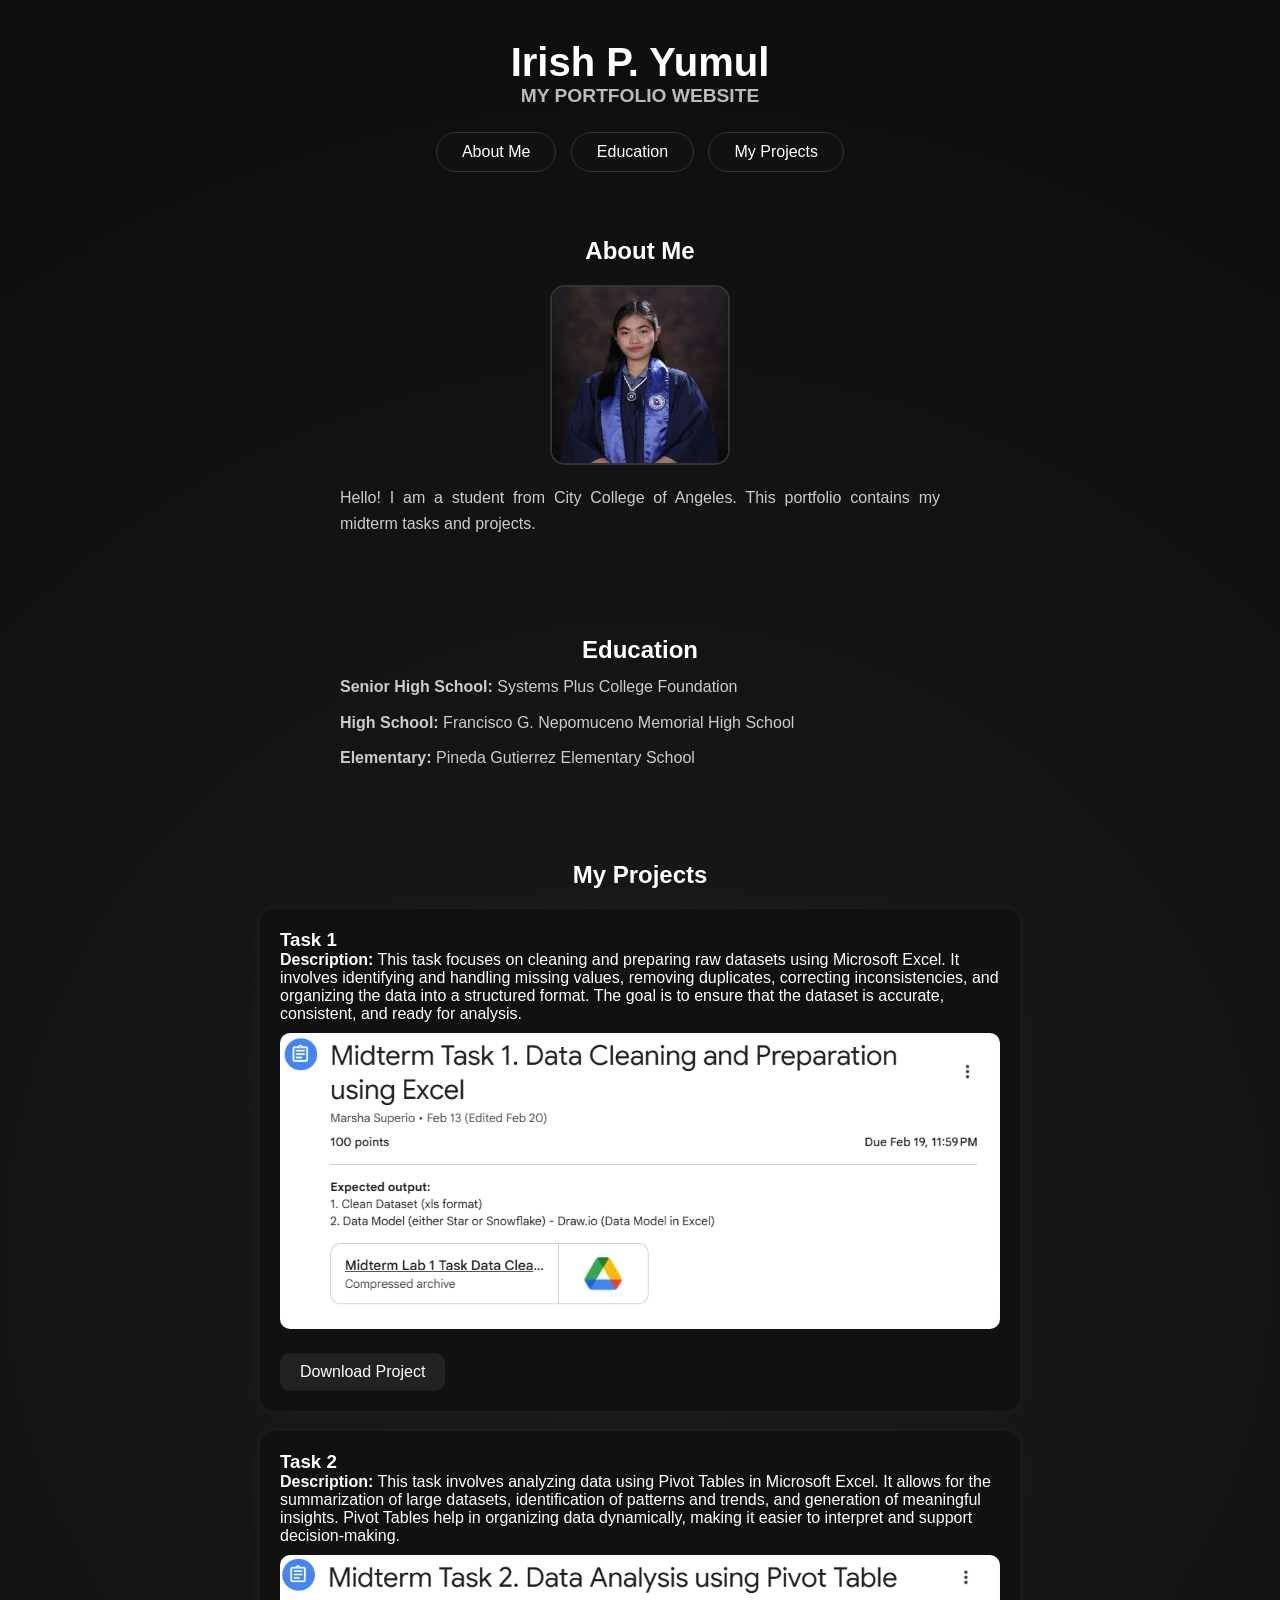
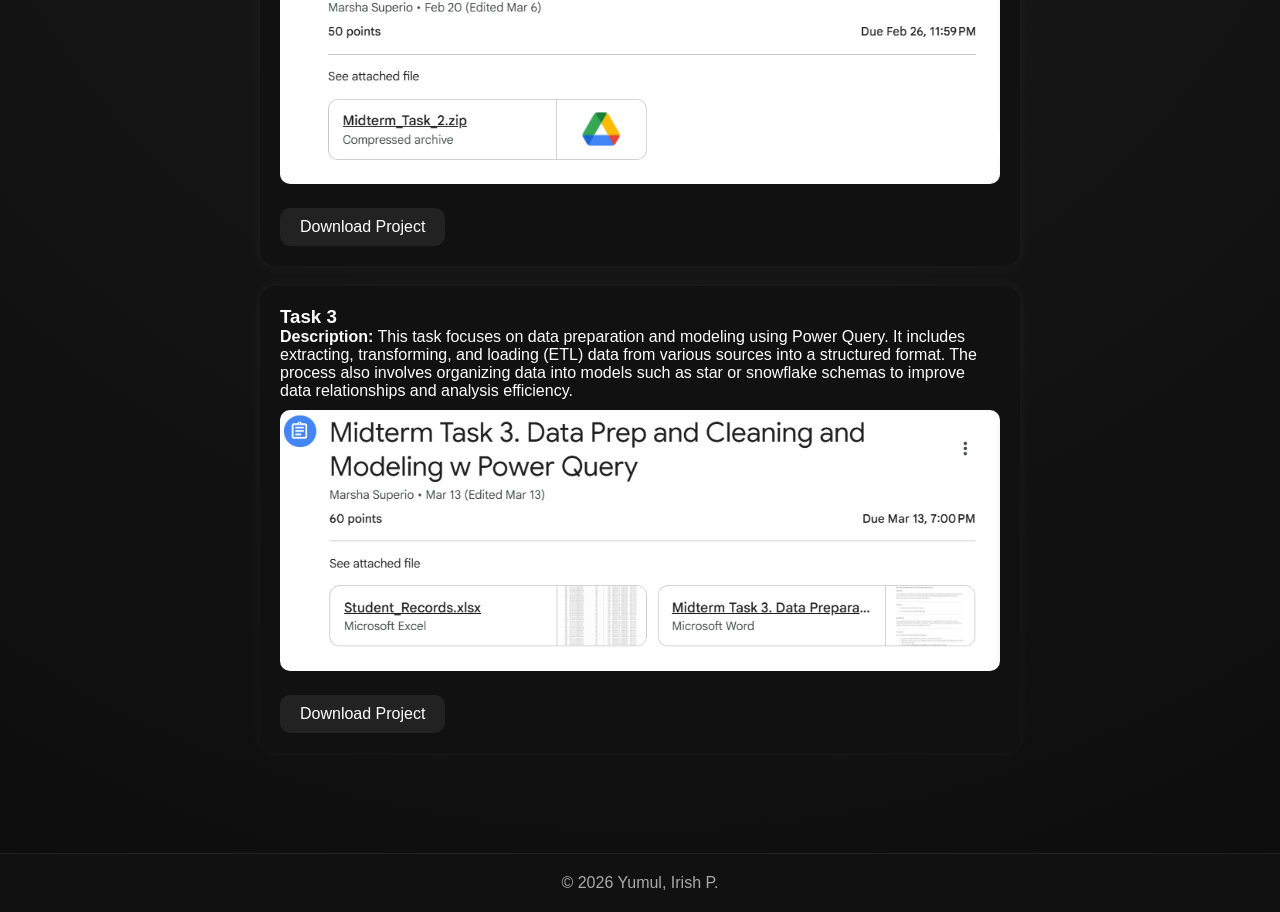
<file: GIT_Portfolio/index.html>
<!DOCTYPE html>
<html lang="en">
<head>
  <meta charset="UTF-8">
  <meta name="viewport" content="width=device-width, initial-scale=1.0">
  <title>My Portfolio</title>
  <link rel="stylesheet" href="style.css">
</head>
<body>

<header>
  <h1>Irish P. Yumul</h1>
  <h2>MY PORTFOLIO WEBSITE</h2>
  <nav>
    <a href="#about">About Me</a>
    <a href="#education">Education</a>
    <a href="#projects">My Projects</a>
  </nav>
</header>

<!-- ABOUT -->
<section id="about">
  <h2>About Me</h2>
  
 <img src="shsgradpic.jpg" alt="Irish Yumul" class="about-img">

  <p>Hello! I am a student from City College of Angeles. This portfolio contains my midterm tasks and projects.</p>
  

  
</section>

<!-- EDUCATION -->
<section id="education">
  <h2>Education</h2>

  <div class="edu-item">
    <strong>Senior High School:</strong> Systems Plus College Foundation
  </div>

  <div class="edu-item">
    <strong>High School:</strong> Francisco G. Nepomuceno Memorial High School
  </div>

  <div class="edu-item">
    <strong>Elementary:</strong> Pineda Gutierrez Elementary School
  </div>
</section>


<!-- TASKS -->
<section id="projects">
  <h2>My Projects</h2>

  <div class="card">
    <h3>Task 1</h3>
    <p><strong>Description:</strong> This task focuses on cleaning and preparing raw datasets using Microsoft Excel. It involves identifying and handling missing values, removing duplicates, correcting inconsistencies, and organizing the data into a structured format. The goal is to ensure that the dataset is accurate, consistent, and ready for analysis.</p>
    <img src="midtask1.png" alt="Task 1 Screenshot">
    <br>
    <a href="mtask1.html" class="button">Download Project</a>
  </div>

  <div class="card">
    <h3>Task 2</h3>
    <p><strong>Description:</strong> This task involves analyzing data using Pivot Tables in Microsoft Excel. It allows for the summarization of large datasets, identification of patterns and trends, and generation of meaningful insights. Pivot Tables help in organizing data dynamically, making it easier to interpret and support decision-making.</p>
    <img src="midtask2.png" alt="Task 2 Screenshot">
    <br>
    <a href="mtask2.html" class="button">Download Project</a>
  </div>

  <div class="card">
    <h3>Task 3</h3>
    <p><strong>Description:</strong> This task focuses on data preparation and modeling using Power Query. It includes extracting, transforming, and loading (ETL) data from various sources into a structured format. The process also involves organizing data into models such as star or snowflake schemas to improve data relationships and analysis efficiency.</p>
    <img src="midtask3.png" alt="Task 3 Screenshot">
    <br>
    <a href="mtask3.html" class="button">Download Project</a>
  </div>

</section>

<footer>
  <p>© 2026 Yumul, Irish P.</p>
</footer>

</body>
</html>
</file>
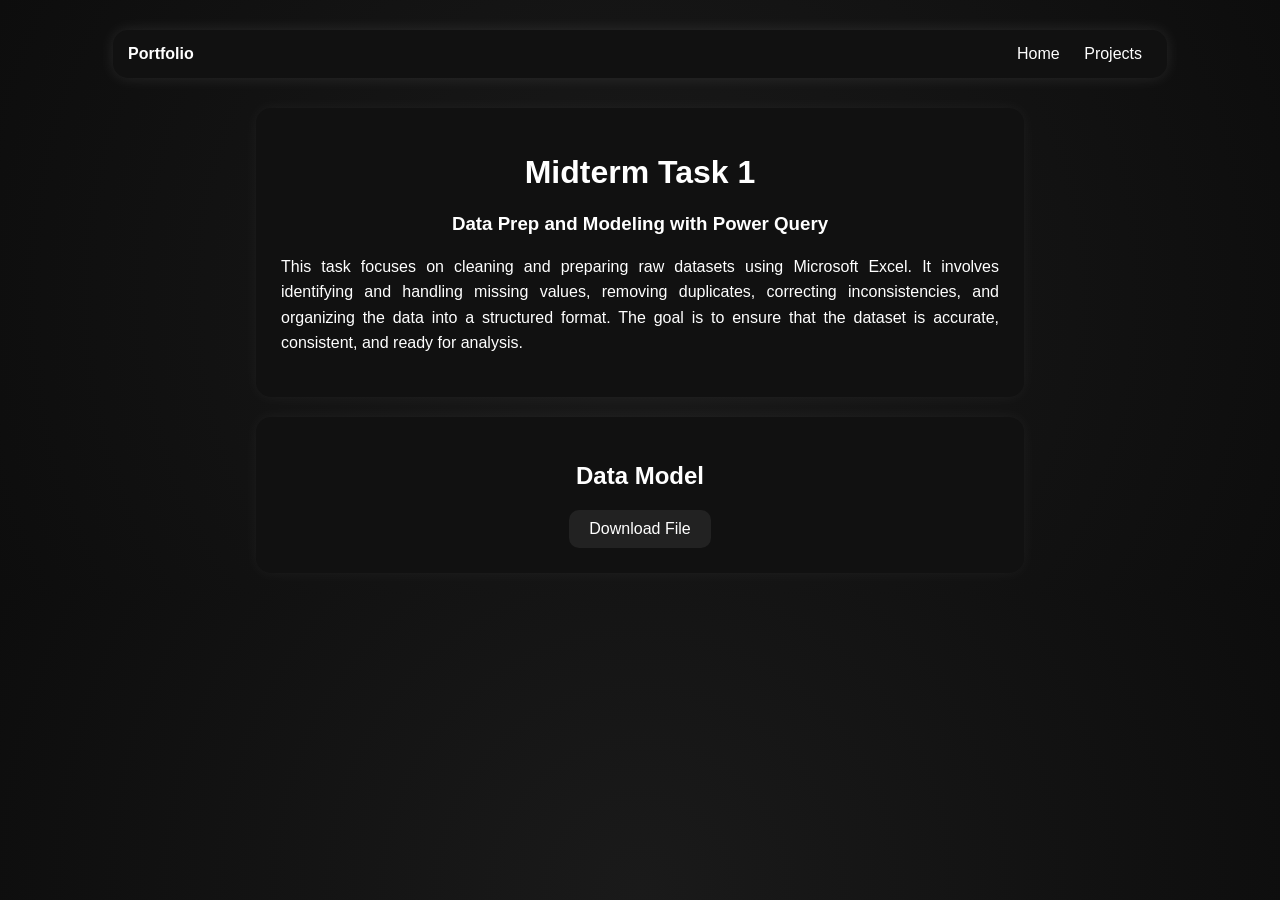
<file: GIT_Portfolio/mtask1.html>
<!DOCTYPE html>
<html lang="en">
<head>
  <meta charset="UTF-8">
  <title>Midterm Task 1</title>

  <style>
    body {
      margin: 0;
      font-family: Arial, sans-serif;
      background: radial-gradient(circle at center, #1a1a1a, #0d0d0d);
      color: #fff;
    }

    /* NAVBAR */
    .navbar {
      width: 80%;
      margin: 30px auto;
      padding: 15px;
      border-radius: 15px;
      background: #111;
      display: flex;
      justify-content: space-between;
      align-items: center;
      box-shadow: 0 0 15px rgba(255,255,255,0.1);
    }

    .navbar a {
      color: white;
      text-decoration: none;
      margin: 0 10px;
    }

    /* MAIN CONTAINER */
    .container {
      width: 60%;
      margin: auto;
    }

    /* SECTION BOX */
    .box {
      background: #111;
      border-radius: 15px;
      padding: 25px;
      margin-bottom: 20px;
      box-shadow: 0 0 15px rgba(255,255,255,0.05);
    }

    h1, h2 {
      text-align: center;
    }

    p {
      text-align: justify;
      line-height: 1.6;
    }

    /* IMAGE */
    .preview-img {
      width: 100%;
      border-radius: 10px;
      margin-top: 10px;
    }

    /* DOWNLOAD BUTTON */
    .download-btn {
      display: block;
      width: fit-content;
      margin: 20px auto 0;
      padding: 10px 20px;
      border-radius: 10px;
      background: #222;
      color: white;
      text-decoration: none;
      transition: 0.3s;
    }

    .download-btn:hover {
      background: #444;
    }

  </style>
</head>

<body>

  <!-- NAVBAR -->
  <div class="navbar">
    <div><strong>Portfolio</strong></div>
    <div>
      <a href="index.html">Home</a>
      <a href="index.html#projects">Projects</a>
    </div>
  </div>

  <!-- CONTENT -->
  <div class="container">

    <!-- TITLE + DESCRIPTION -->
    <div class="box">
      <h1>Midterm Task 1</h1>
      <h3 style="text-align:center;">Data Prep and Modeling with Power Query</h3>

      <p>
        This task focuses on cleaning and preparing raw datasets using Microsoft Excel. It involves identifying and handling missing values, removing duplicates, correcting inconsistencies, and organizing the data into a structured format. The goal is to ensure that the dataset is accurate, consistent, and ready for analysis.
      </p>
    </div>

    <!-- DOWNLOAD -->
<div class="box">
  <h2>Data Model</h2>

  <a href="Clean Dataset.xlsx" download class="download-btn">
    Download File
  </a>
</div>

  </div>

</body>
</html>
</file>
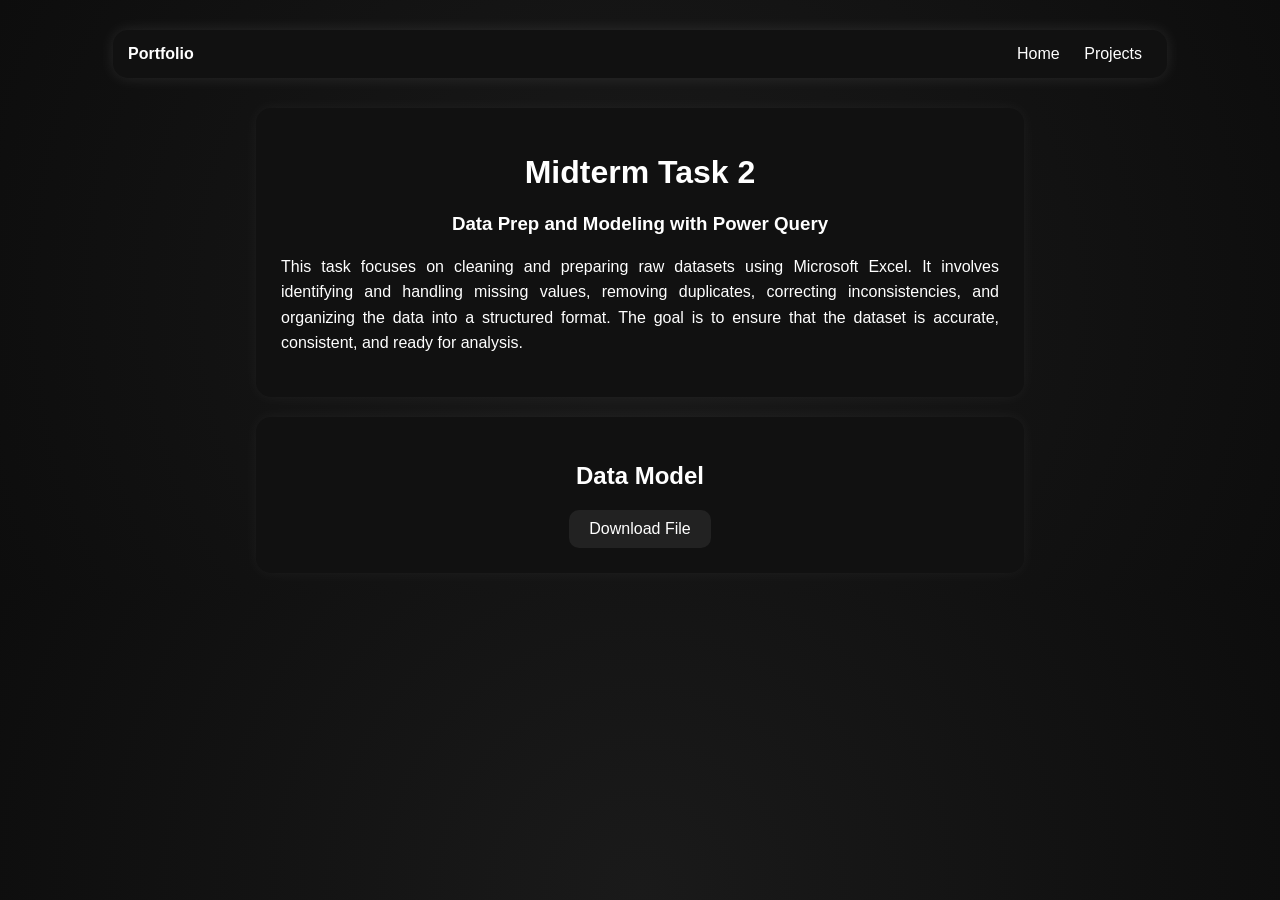
<file: GIT_Portfolio/mtask2.html>
<!DOCTYPE html>
<html lang="en">
<head>
  <meta charset="UTF-8">
  <title>Midterm Task 2</title>

  <style>
    body {
      margin: 0;
      font-family: Arial, sans-serif;
      background: radial-gradient(circle at center, #1a1a1a, #0d0d0d);
      color: #fff;
    }

    /* NAVBAR */
    .navbar {
      width: 80%;
      margin: 30px auto;
      padding: 15px;
      border-radius: 15px;
      background: #111;
      display: flex;
      justify-content: space-between;
      align-items: center;
      box-shadow: 0 0 15px rgba(255,255,255,0.1);
    }

    .navbar a {
      color: white;
      text-decoration: none;
      margin: 0 10px;
    }

    /* MAIN CONTAINER */
    .container {
      width: 60%;
      margin: auto;
    }

    /* SECTION BOX */
    .box {
      background: #111;
      border-radius: 15px;
      padding: 25px;
      margin-bottom: 20px;
      box-shadow: 0 0 15px rgba(255,255,255,0.05);
    }

    h1, h2 {
      text-align: center;
    }

    p {
      text-align: justify;
      line-height: 1.6;
    }

    /* IMAGE */
    .preview-img {
      width: 100%;
      border-radius: 10px;
      margin-top: 10px;
    }

    /* DOWNLOAD BUTTON */
    .download-btn {
      display: block;
      width: fit-content;
      margin: 20px auto 0;
      padding: 10px 20px;
      border-radius: 10px;
      background: #222;
      color: white;
      text-decoration: none;
      transition: 0.3s;
    }

    .download-btn:hover {
      background: #444;
    }

  </style>
</head>

<body>

  <!-- NAVBAR -->
  <div class="navbar">
    <div><strong>Portfolio</strong></div>
    <div>
      <a href="index.html">Home</a>
      <a href="index.html#projects">Projects</a>
    </div>
  </div>

  <!-- CONTENT -->
  <div class="container">

    <!-- TITLE + DESCRIPTION -->
    <div class="box">
      <h1>Midterm Task 2</h1>
      <h3 style="text-align:center;">Data Prep and Modeling with Power Query</h3>

      <p>
        This task focuses on cleaning and preparing raw datasets using Microsoft Excel. It involves identifying and handling missing values, removing duplicates, correcting inconsistencies, and organizing the data into a structured format. The goal is to ensure that the dataset is accurate, consistent, and ready for analysis.
      </p>
    </div>

    <!-- DOWNLOAD -->
<div class="box">
  <h2>Data Model</h2>

  <a href="Midterm Task 2. Data Analysis using Pivot Table.xlsx" download class="download-btn">
    Download File
  </a>
</div>

  </div>

</body>
</html>
</file>
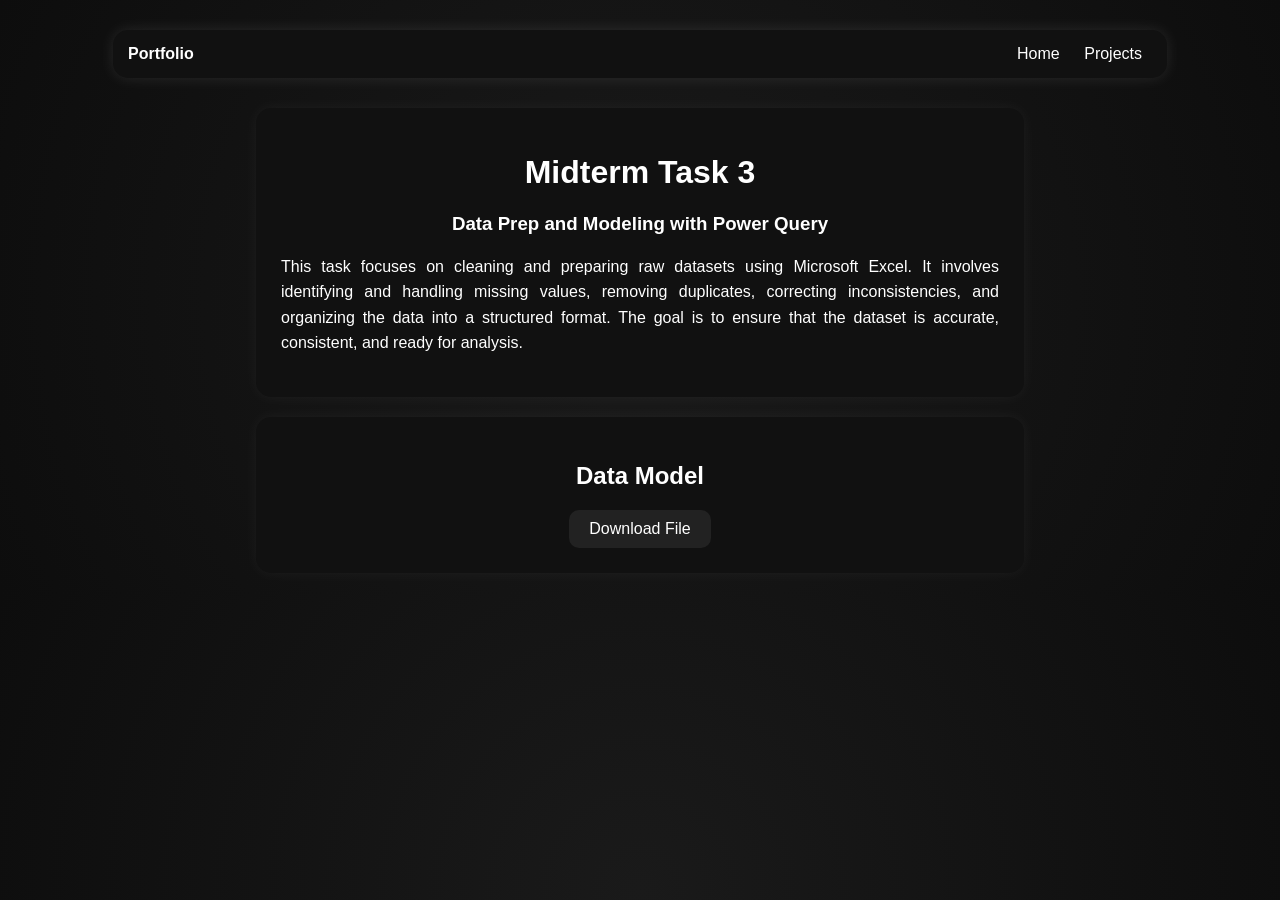
<file: GIT_Portfolio/mtask3.html>
<!DOCTYPE html>
<html lang="en">
<head>
  <meta charset="UTF-8">
  <title>Midterm Task 3</title>

  <style>
    body {
      margin: 0;
      font-family: Arial, sans-serif;
      background: radial-gradient(circle at center, #1a1a1a, #0d0d0d);
      color: #fff;
    }

    /* NAVBAR */
    .navbar {
      width: 80%;
      margin: 30px auto;
      padding: 15px;
      border-radius: 15px;
      background: #111;
      display: flex;
      justify-content: space-between;
      align-items: center;
      box-shadow: 0 0 15px rgba(255,255,255,0.1);
    }

    .navbar a {
      color: white;
      text-decoration: none;
      margin: 0 10px;
    }

    /* MAIN CONTAINER */
    .container {
      width: 60%;
      margin: auto;
    }

    /* SECTION BOX */
    .box {
      background: #111;
      border-radius: 15px;
      padding: 25px;
      margin-bottom: 20px;
      box-shadow: 0 0 15px rgba(255,255,255,0.05);
    }

    h1, h2 {
      text-align: center;
    }

    p {
      text-align: justify;
      line-height: 1.6;
    }

    /* IMAGE */
    .preview-img {
      width: 100%;
      border-radius: 10px;
      margin-top: 10px;
    }

    /* DOWNLOAD BUTTON */
    .download-btn {
      display: block;
      width: fit-content;
      margin: 20px auto 0;
      padding: 10px 20px;
      border-radius: 10px;
      background: #222;
      color: white;
      text-decoration: none;
      transition: 0.3s;
    }

    .download-btn:hover {
      background: #444;
    }

  </style>
</head>

<body>

  <!-- NAVBAR -->
  <div class="navbar">
    <div><strong>Portfolio</strong></div>
    <div>
      <a href="index.html">Home</a>
      <a href="index.html#projects">Projects</a>
    </div>
  </div>

  <!-- CONTENT -->
  <div class="container">

    <!-- TITLE + DESCRIPTION -->
    <div class="box">
      <h1>Midterm Task 3</h1>
      <h3 style="text-align:center;">Data Prep and Modeling with Power Query</h3>

      <p>
        This task focuses on cleaning and preparing raw datasets using Microsoft Excel. It involves identifying and handling missing values, removing duplicates, correcting inconsistencies, and organizing the data into a structured format. The goal is to ensure that the dataset is accurate, consistent, and ready for analysis.
      </p>
    </div>

    <!-- DOWNLOAD -->
<div class="box">
  <h2>Data Model</h2>

  <a href="Yumul, Irish P.Midterm Task 3. data Prep and Cleaning and Modeling w Power Query.xlsx" download class="download-btn">
    Download File
  </a>
</div>

  </div>

</body>
</html>
</file>
<file: GIT_Portfolio/style.css>
/* RESET */
* {
  margin: 0;
  padding: 0;
  box-sizing: border-box;
  font-family: 'Poppins', sans-serif;
}

/* BODY (MATCHES YOUR PROJECT PAGE) */
body {
  background: radial-gradient(circle at center, #1a1a1a, #0d0d0d);
  color: #fff;
  text-align: center;
}

/* HEADER */
header {
  padding: 40px 20px 20px;
}

/* PROFILE IMAGE */
header img {
  width: 150px;
  height: 150px;
  border-radius: 50%;
  object-fit: cover;
  margin-bottom: 20px;
  border: 3px solid #4caf50;
}

/* NAME */
header h1 {
  font-size: 2.5em;
  color: #fff;
}

/* SUBTITLE */
header h2 {
  font-size: 1.2em;
  color: #bbb;
  margin-bottom: 20px;
}

/* NAVIGATION */
nav {
  margin-top: 10px;
}

nav a {
  display: inline-block;
  text-decoration: none;
  margin: 5px;
  padding: 10px 25px;

  background: #111;
  color: #fff;

  border-radius: 50px;
  border: 1px solid #333;
  transition: 0.3s;
}

nav a:hover {
  background: #222;
  transform: translateY(-2px);
}

/* SECTION */
section {
  padding: 40px 20px;
  max-width: 800px;
  margin: 0 auto;
}

/* CARD (MATCHES PROJECT BOX STYLE) */
.card {
  background: #111;
  padding: 20px;
  margin: 20px 0;
  border-radius: 15px;
  box-shadow: 0 0 15px rgba(255,255,255,0.05);
  text-align: left;
  transition: 0.3s;
}

.card:hover {
  transform: translateY(-5px);
  box-shadow: 0 0 20px rgba(255,255,255,0.1);
}

/* CARD IMAGE */
.card img {
  width: 100%;
  border-radius: 10px;
  margin: 10px 0;
}

/* BUTTON (PROJECT BUTTON STYLE) */
.button {
  display: inline-block;
  margin-top: 10px;
  padding: 10px 20px;
  border-radius: 10px;
  background: #222;
  color: white;
  text-decoration: none;
  transition: 0.3s;
}

.button:hover {
  background: #444;
}

/* ABOUT IMAGE */
.about-img {
  width: 180px;
  height: 180px;
  object-fit: cover;
  border-radius: 15px;
  display: block;
  margin: 20px auto;
  border: 2px solid #333;
}

/* ABOUT TEXT */
#about p {
  text-align: justify;
  max-width: 600px;
  margin: 20px auto;
  line-height: 1.6;
  color: #ccc;
}

/* EDUCATION */
.edu-item {
  max-width: 600px;
  margin: 10px auto;
  text-align: justify;
  line-height: 1.6;
  color: #ccc;
}

/* FOOTER */
footer {
  padding: 20px;
  background: #111;
  color: #aaa;
  margin-top: 40px;
  border-top: 1px solid #222;
}
</file>
